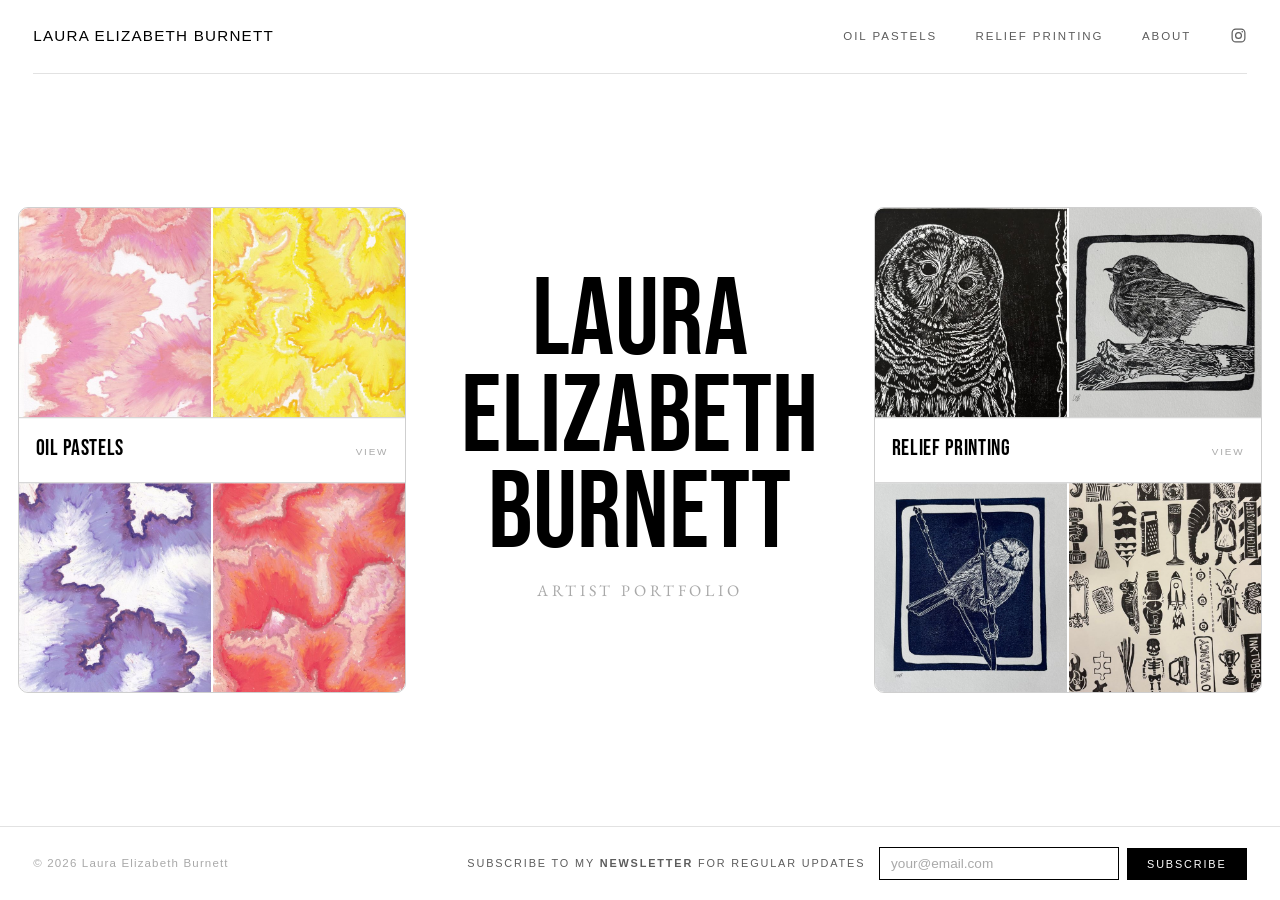
<file: index.html>
<!doctype html>
<html lang="en-GB">
<head>
<meta charset="utf-8">
<meta name="viewport" content="width=device-width, initial-scale=1">
<title>Laura Elizabeth Burnett — Artist Portfolio</title>
<meta name="description" content="Oil pastels and relief prints by Laura Elizabeth Burnett.">

<link rel="preconnect" href="https://fonts.googleapis.com">
<link rel="preconnect" href="https://fonts.gstatic.com" crossorigin>
<link rel="stylesheet" href="https://fonts.googleapis.com/css2?family=Bebas+Neue&family=EB+Garamond:wght@400;500;700&display=swap">
<link rel="stylesheet" href="assets/css/style.css">
</head>
<body class="home">

<header class="wrap">
  <nav class="nav">
    <a class="nav__mark" href="index.html" aria-current="page">Laura Elizabeth Burnett</a>
    <ul class="nav__links">
      <li><a href="oil-pastels.html">Oil pastels</a></li>
      <li><a href="relief-printing.html">Relief printing</a></li>
      <li><a href="about.html">About</a></li>
      <li class="nav__social"><a href="https://www.instagram.com/elbe.elbe.elbe/"
             target="_blank" rel="noopener me" aria-label="Instagram: @elbe.elbe.elbe"
             title="@elbe.elbe.elbe">
        <svg viewBox="0 0 24 24" width="17" height="17" fill="none"
             stroke="currentColor" stroke-width="1.7" stroke-linecap="round"
             stroke-linejoin="round" aria-hidden="true" focusable="false">
          <rect x="3" y="3" width="18" height="18" rx="5.2"/>
          <circle cx="12" cy="12" r="4.1"/>
          <circle cx="17.3" cy="6.7" r="1.15" fill="currentColor" stroke="none"/>
        </svg>
      </a></li>
    </ul>
  </nav>
</header>

<main>

  <!-- HERO: oil pastels left, text in the middle, relief printing right -->
  <section class="hero wrap">

    <a class="tile" href="oil-pastels.html">
      <div class="tile__grid" aria-hidden="true">
        <img src="assets/images/tile-pastel-1.jpg" alt="" loading="lazy" width="600" height="750">
        <img src="assets/images/tile-pastel-2.jpg" alt="" loading="lazy" width="600" height="750">
        <img src="assets/images/tile-pastel-3.jpg" alt="" loading="lazy" width="600" height="750">
        <img src="assets/images/tile-pastel-4.jpg" alt="" loading="lazy" width="600" height="750">
      </div>
      <span class="tile__label">
        <span class="tile__title">Oil pastels</span>
        <small>View</small>
      </span>
    </a>

    <div class="hero__text">
      <h1 class="hero__name">
        <span>Laura</span><span>Elizabeth</span><span>Burnett</span>
      </h1>
      <p class="hero__subtitle">Artist Portfolio</p>
    </div>

    <a class="tile" href="relief-printing.html">
      <div class="tile__grid" aria-hidden="true">
        <img src="assets/images/tile-relief-1.jpg" alt="" loading="lazy" width="600" height="750">
        <img src="assets/images/tile-relief-2.jpg" alt="" loading="lazy" width="600" height="750">
        <img src="assets/images/tile-relief-3.jpg" alt="" loading="lazy" width="600" height="750">
        <img src="assets/images/tile-relief-4.jpg" alt="" loading="lazy" width="600" height="750">
      </div>
      <span class="tile__label">
        <span class="tile__title">Relief printing</span>
        <small>View</small>
      </span>
    </a>

  </section>

</main>

<!-- NEWS BAR: shared by every page. Same height as the navbar; the landing
     page is sized to 100dvh so this sits on the bottom edge on load.

     TO MAKE IT WORK: replace action="#" with your newsletter provider's
     endpoint and check the field name it expects. Buttondown, free to 100
     subscribers, is:
       action="https://buttondown.email/api/emails/embed-subscribe/YOUR-USERNAME"
       method="post"   field name="email"
-->
<section class="newsbar wrap" id="news">
  <span class="newsbar__mark">&copy; 2026 Laura Elizabeth Burnett</span>
  <form class="newsbar__form" action="#" method="post">
    <span class="newsbar__label">Subscribe to my <b>newsletter</b> for regular updates</span>
    <input type="email" name="email" required
           autocomplete="email" aria-label="Email address"
           placeholder="your@email.com">
    <button type="submit">Subscribe</button>
  </form>
</section>

</body>
</html>
</file>
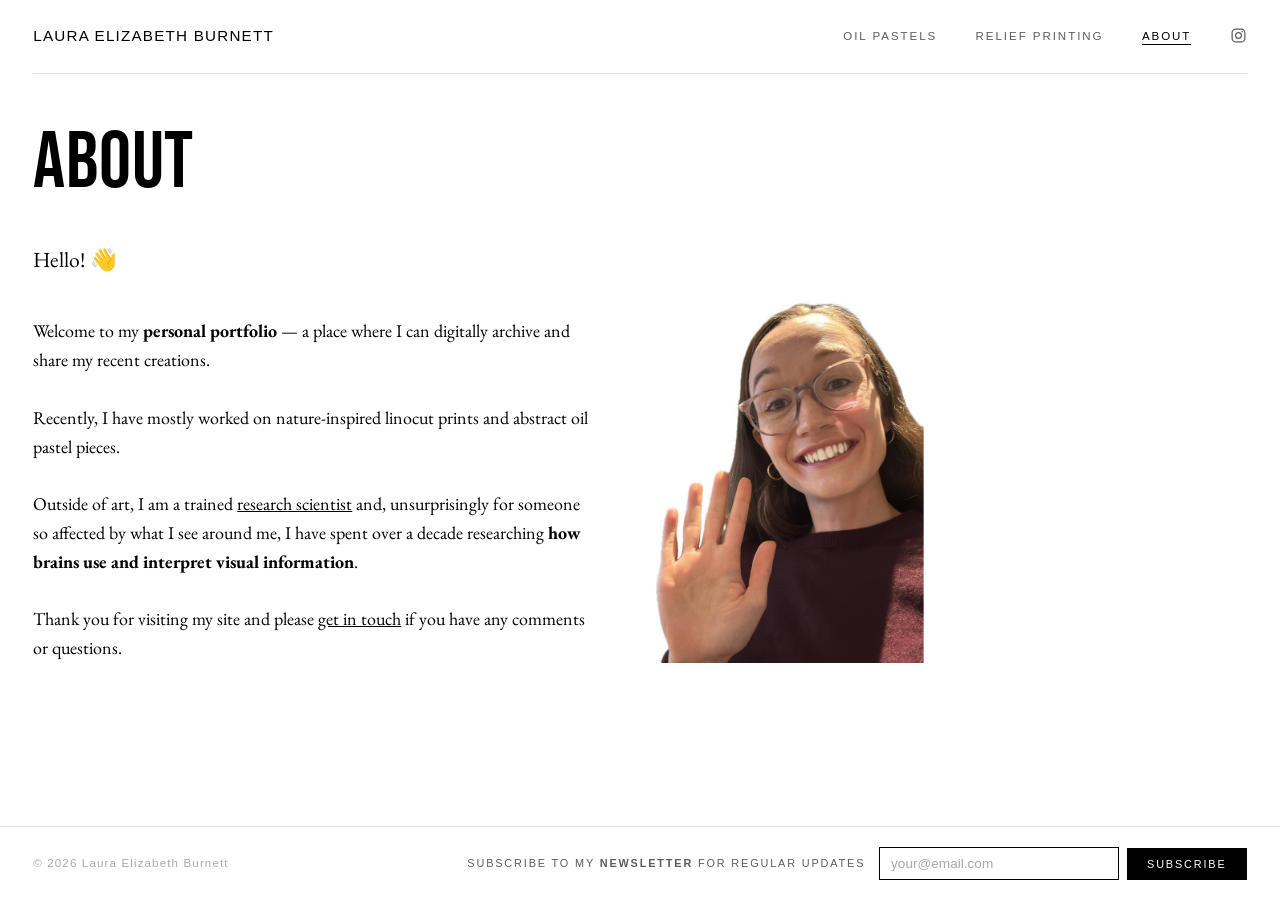
<file: about.html>
<!doctype html>
<html lang="en-GB">
<head>
<meta charset="utf-8">
<meta name="viewport" content="width=device-width, initial-scale=1">
<title>About — Laura Elizabeth Burnett</title>
<meta name="description" content="About Laura Elizabeth Burnett, artist working in oil pastel and relief print.">

<link rel="preconnect" href="https://fonts.googleapis.com">
<link rel="preconnect" href="https://fonts.gstatic.com" crossorigin>
<link rel="stylesheet" href="https://fonts.googleapis.com/css2?family=Bebas+Neue&family=EB+Garamond:wght@400;500;700&display=swap">
<link rel="stylesheet" href="assets/css/style.css">
</head>
<body>

<header class="wrap">
  <nav class="nav">
    <a class="nav__mark" href="index.html">Laura Elizabeth Burnett</a>
    <ul class="nav__links">
      <li><a href="oil-pastels.html">Oil pastels</a></li>
      <li><a href="relief-printing.html">Relief printing</a></li>
      <li><a href="about.html" aria-current="page">About</a></li>
      <li class="nav__social"><a href="https://www.instagram.com/elbe.elbe.elbe/"
             target="_blank" rel="noopener me" aria-label="Instagram: @elbe.elbe.elbe"
             title="@elbe.elbe.elbe">
        <svg viewBox="0 0 24 24" width="17" height="17" fill="none"
             stroke="currentColor" stroke-width="1.7" stroke-linecap="round"
             stroke-linejoin="round" aria-hidden="true" focusable="false">
          <rect x="3" y="3" width="18" height="18" rx="5.2"/>
          <circle cx="12" cy="12" r="4.1"/>
          <circle cx="17.3" cy="6.7" r="1.15" fill="currentColor" stroke="none"/>
        </svg>
      </a></li>
    </ul>
  </nav>
</header>

<main>

  <section class="page-head wrap">
    <h1>About</h1>
  </section>

  <section class="about wrap">

    <div class="about__prose">

      <h2>Hello! 👋</h2>
      <br>
      <p>
        Welcome to my <b>personal portfolio</b> — a place where I can digitally archive and share my recent creations.
        <br>
        <br>
        Recently, I have mostly worked on nature-inspired linocut prints and abstract oil pastel pieces. 
        <br>
        <br>
        Outside of art, I am a trained <a href="https://leburnett.github.io" target="_blank" rel="noopener">research scientist</a> and, unsurprisingly for someone so affected by what I see around me, 
        I have spent over a decade researching <b>how brains use and interpret visual information</b>. 
        <br>
        <br>        
        Thank you for visiting my site and please <a href="mailto:leburnett3@gmail.com">get in touch</a> if you have any comments or questions.
      </p>

    </div>

    <div class="about__photo">
      <img src="assets/images/portrait.jpg" width="732" height="1300"
           alt="Placeholder. Replace with a photo of you in the studio, or a work in progress.">
    </div>

  </section>

</main>

<!-- NEWS BAR: shared by every page. On the landing page the body is sized
     to 100dvh so it sits on the bottom edge of the screen on load; on the
     interior pages it simply closes the content.

     TO MAKE IT WORK: replace action="#" with your newsletter provider's
     endpoint and check the field name it expects. Buttondown, free to 100
     subscribers, is:
       action="https://buttondown.email/api/emails/embed-subscribe/YOUR-USERNAME"
       method="post"   field name="email"
-->
<section class="newsbar wrap" id="news">
  <span class="newsbar__mark">&copy; 2026 Laura Elizabeth Burnett</span>
  <form class="newsbar__form" action="#" method="post">
    <span class="newsbar__label">Subscribe to my <b>newsletter</b> for regular updates</span>
    <input type="email" name="email" required
           autocomplete="email" aria-label="Email address"
           placeholder="your@email.com">
    <button type="submit">Subscribe</button>
  </form>
</section>

</body>
</html>
</file>
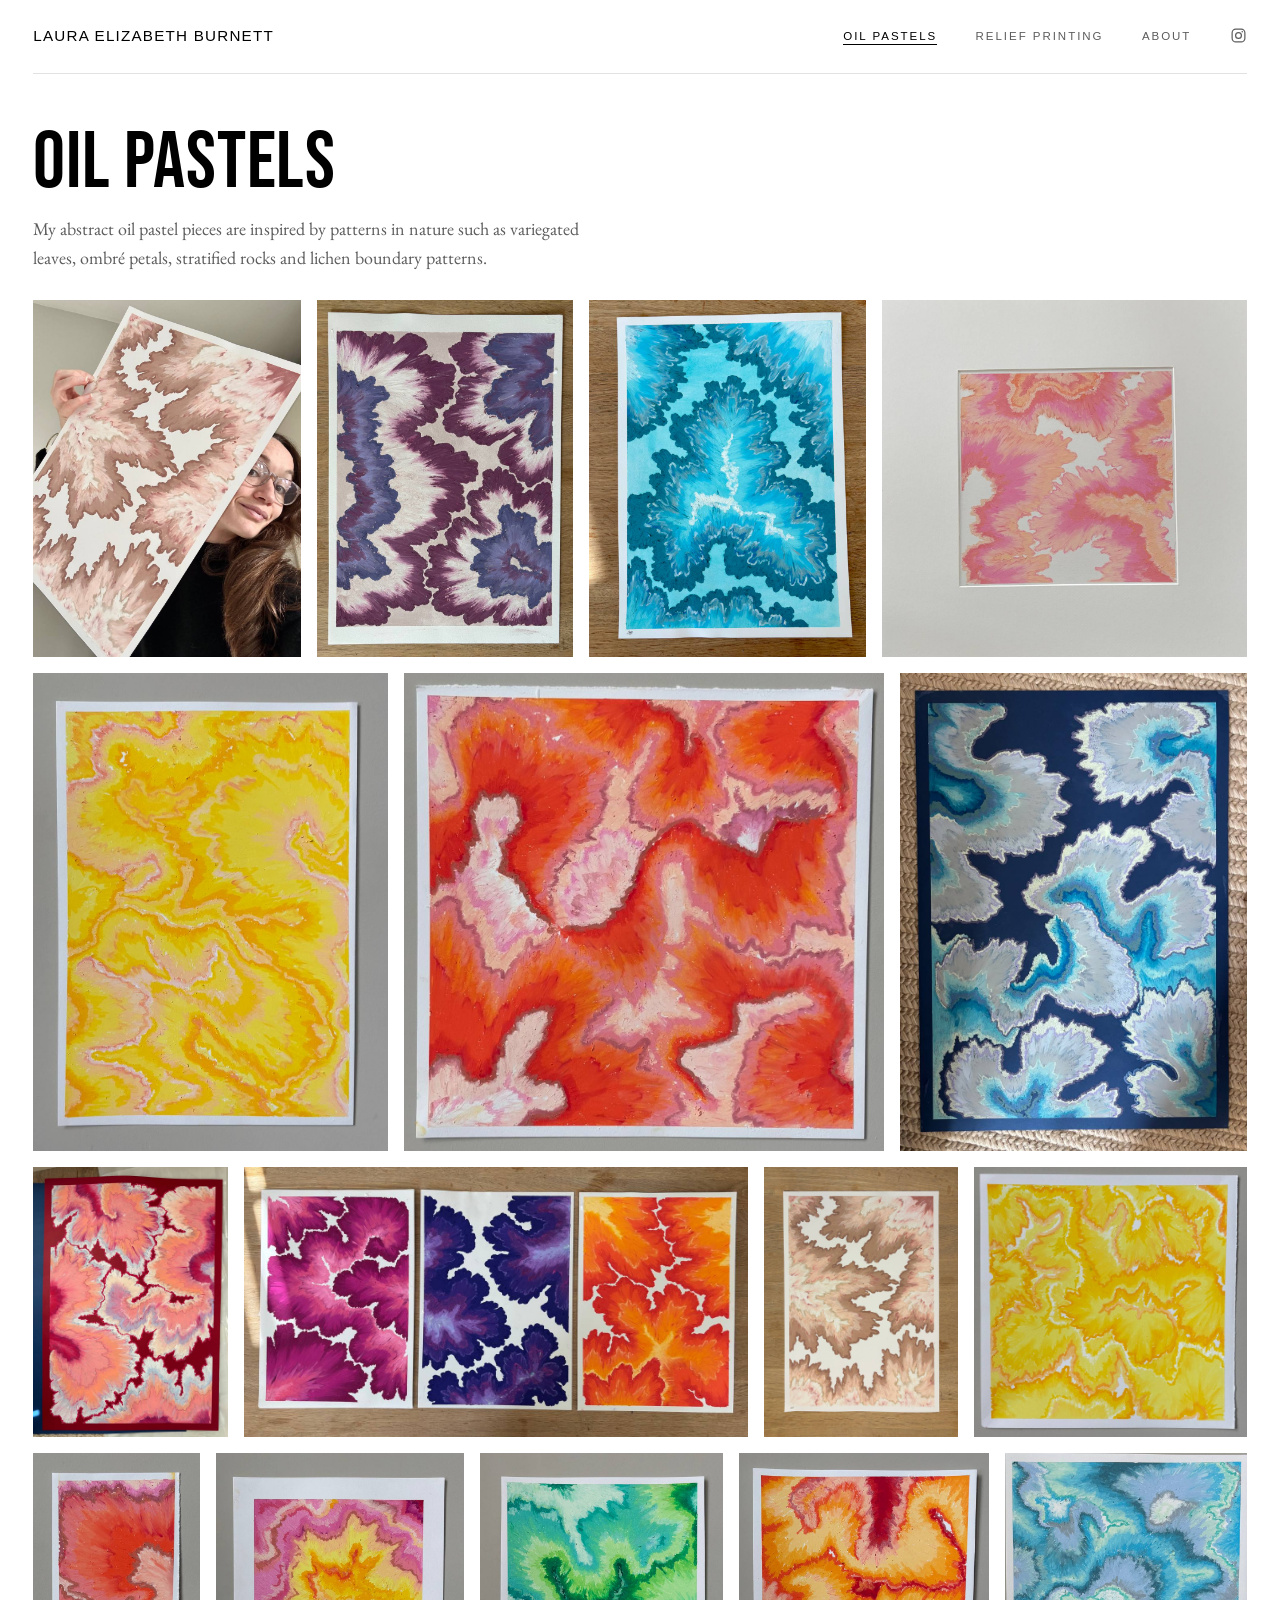
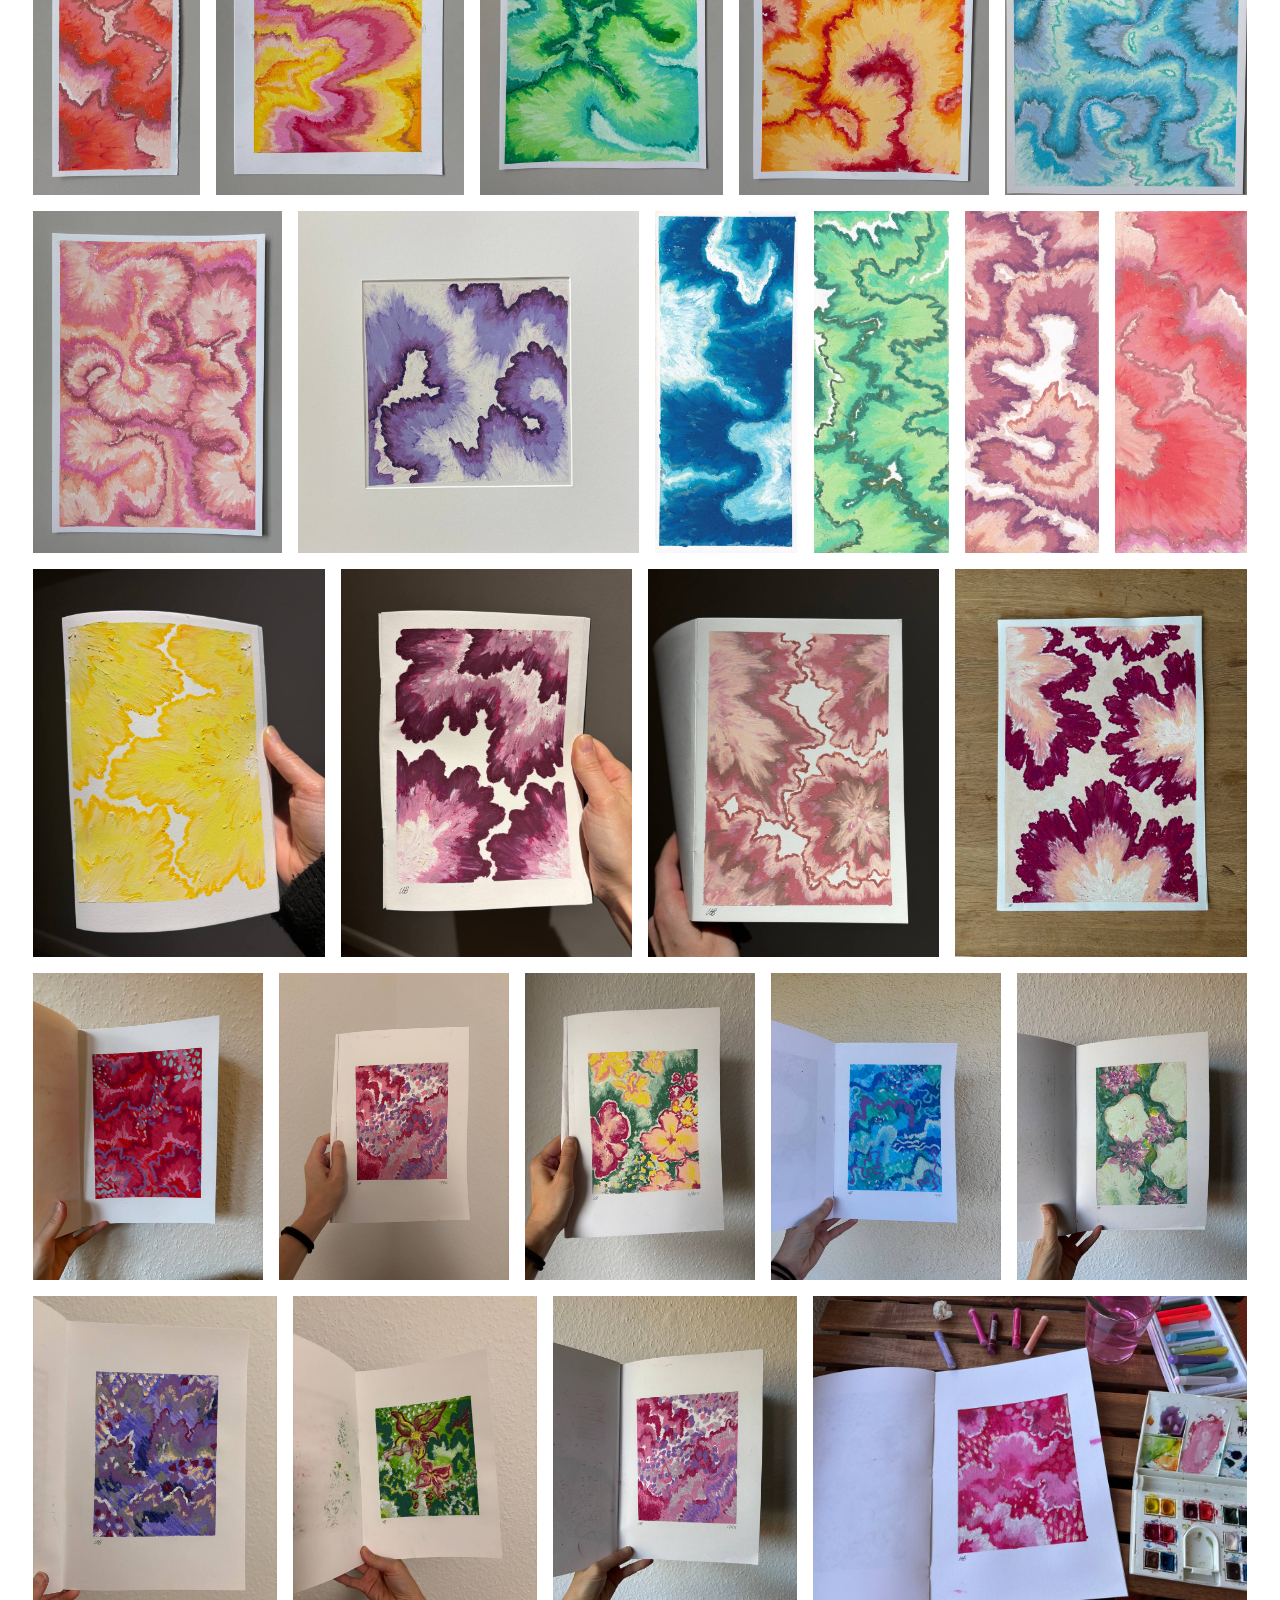
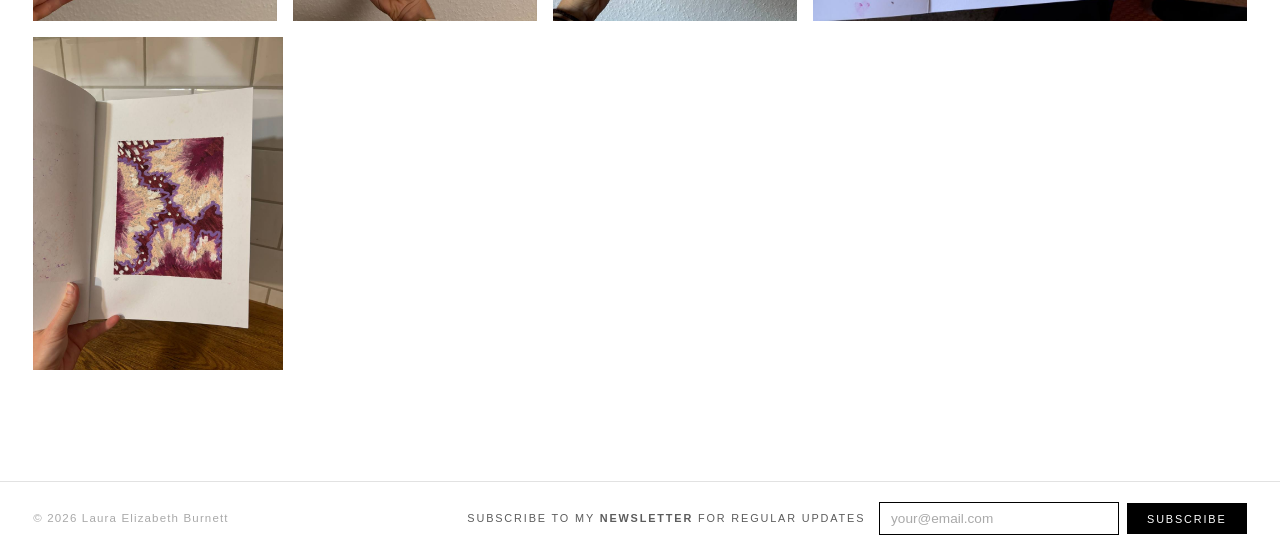
<file: oil-pastels.html>
<!doctype html>
<html lang="en-GB">
<head>
<meta charset="utf-8">
<meta name="viewport" content="width=device-width, initial-scale=1">
<title>Oil pastels — Laura Elizabeth Burnett</title>
<meta name="description" content="Oil pastel works by Laura Elizabeth Burnett.">

<link rel="preconnect" href="https://fonts.googleapis.com">
<link rel="preconnect" href="https://fonts.gstatic.com" crossorigin>
<link rel="stylesheet" href="https://fonts.googleapis.com/css2?family=Bebas+Neue&family=EB+Garamond:wght@400;500;700&display=swap">
<link rel="stylesheet" href="assets/css/style.css">
</head>
<body>

<header class="wrap">
  <nav class="nav">
    <a class="nav__mark" href="index.html">Laura Elizabeth Burnett</a>
    <ul class="nav__links">
      <li><a href="oil-pastels.html" aria-current="page">Oil pastels</a></li>
      <li><a href="relief-printing.html">Relief printing</a></li>
      <li><a href="about.html">About</a></li>
      <li class="nav__social"><a href="https://www.instagram.com/elbe.elbe.elbe/"
             target="_blank" rel="noopener me" aria-label="Instagram: @elbe.elbe.elbe"
             title="@elbe.elbe.elbe">
        <svg viewBox="0 0 24 24" width="17" height="17" fill="none"
             stroke="currentColor" stroke-width="1.7" stroke-linecap="round"
             stroke-linejoin="round" aria-hidden="true" focusable="false">
          <rect x="3" y="3" width="18" height="18" rx="5.2"/>
          <circle cx="12" cy="12" r="4.1"/>
          <circle cx="17.3" cy="6.7" r="1.15" fill="currentColor" stroke="none"/>
        </svg>
      </a></li>
    </ul>
  </nav>
</header>

<main>

  <section class="page-head wrap">
    <h1>Oil pastels</h1>

    <p>
      My abstract oil pastel pieces are inspired by patterns in nature such as variegated leaves, ombré petals, stratified rocks and lichen boundary patterns.
    </p>
  </section>

  <!-- ===================================================================
       36 oil pastel pieces in 9 rows, in the numeric order of
       the source filenames in assets/images/oilpastels/.

       THIS BLOCK IS GENERATED. Do not hand-edit it — the next build
       will overwrite whatever you put here. To change what appears,
       change the originals and run:

         python3 tools/build_gallery.py pastels

       To reorder, renumber the originals. To remove a piece, take it
       out of the source folder. Both then rebuild cleanly.

       CAPTIONS are not written yet. When you want them, the honest
       way is to stop generating this block: delete this comment, and
       the file becomes ordinary hand-edited HTML again. A caption
       goes inside the figure, after the <img>:
         <figcaption><strong>Title</strong><br>Oil pastel on paper, 2026 &middot; 300 &times; 300 mm</figcaption>
       The lightbox picks it up automatically.
       =================================================================== -->
  <section class="gallery wrap">

    <div class="gallery__row">
      <figure class="piece" style="--ar: 0.7500">
        <img src="assets/images/pastels/01.jpg" loading="lazy" width="900" height="1200"
             alt="FILLER — describe this piece: subject, colours, mood.">
      </figure>
      <figure class="piece" style="--ar: 0.7158">
        <img src="assets/images/pastels/02.jpg" loading="lazy" width="859" height="1200"
             alt="FILLER — describe this piece: subject, colours, mood.">
      </figure>
      <figure class="piece" style="--ar: 0.7733">
        <img src="assets/images/pastels/03.jpg" loading="lazy" width="928" height="1200"
             alt="FILLER — describe this piece: subject, colours, mood.">
      </figure>
      <figure class="piece" style="--ar: 1.0204">
        <img src="assets/images/pastels/04.jpg" loading="lazy" width="1200" height="1176"
             alt="FILLER — describe this piece: subject, colours, mood.">
      </figure>
    </div>

    <div class="gallery__row">
      <figure class="piece" style="--ar: 0.7425">
        <img src="assets/images/pastels/05.jpg" loading="lazy" width="891" height="1200"
             alt="FILLER — describe this piece: subject, colours, mood.">
      </figure>
      <figure class="piece" style="--ar: 1.0025">
        <img src="assets/images/pastels/06.jpg" loading="lazy" width="1200" height="1197"
             alt="FILLER — describe this piece: subject, colours, mood.">
      </figure>
      <figure class="piece" style="--ar: 0.7258">
        <img src="assets/images/pastels/07.jpg" loading="lazy" width="871" height="1200"
             alt="FILLER — describe this piece: subject, colours, mood.">
      </figure>
    </div>

    <div class="gallery__row">
      <figure class="piece" style="--ar: 0.7225">
        <img src="assets/images/pastels/08.jpg" loading="lazy" width="867" height="1200"
             alt="FILLER — describe this piece: subject, colours, mood.">
      </figure>
      <figure class="piece" style="--ar: 1.8634">
        <img src="assets/images/pastels/09.jpg" loading="lazy" width="1200" height="644"
             alt="FILLER — describe this piece: subject, colours, mood.">
      </figure>
      <figure class="piece" style="--ar: 0.7200">
        <img src="assets/images/pastels/10.jpg" loading="lazy" width="864" height="1200"
             alt="FILLER — describe this piece: subject, colours, mood.">
      </figure>
      <figure class="piece" style="--ar: 1.0101">
        <img src="assets/images/pastels/11.jpg" loading="lazy" width="1200" height="1188"
             alt="FILLER — describe this piece: subject, colours, mood.">
      </figure>
    </div>

    <div class="gallery__row">
      <figure class="piece" style="--ar: 0.4875">
        <img src="assets/images/pastels/12.jpg" loading="lazy" width="585" height="1200"
             alt="FILLER — describe this piece: subject, colours, mood.">
      </figure>
      <figure class="piece" style="--ar: 0.7267">
        <img src="assets/images/pastels/13.jpg" loading="lazy" width="872" height="1200"
             alt="FILLER — describe this piece: subject, colours, mood.">
      </figure>
      <figure class="piece" style="--ar: 0.7117">
        <img src="assets/images/pastels/14.jpg" loading="lazy" width="854" height="1200"
             alt="FILLER — describe this piece: subject, colours, mood.">
      </figure>
      <figure class="piece" style="--ar: 0.7308">
        <img src="assets/images/pastels/15.jpg" loading="lazy" width="877" height="1200"
             alt="FILLER — describe this piece: subject, colours, mood.">
      </figure>
      <figure class="piece" style="--ar: 0.7083">
        <img src="assets/images/pastels/16.jpg" loading="lazy" width="850" height="1200"
             alt="FILLER — describe this piece: subject, colours, mood.">
      </figure>
    </div>

    <div class="gallery__row">
      <figure class="piece" style="--ar: 0.7292">
        <img src="assets/images/pastels/17.jpg" loading="lazy" width="875" height="1200"
             alt="FILLER — describe this piece: subject, colours, mood.">
      </figure>
      <figure class="piece" style="--ar: 0.9975">
        <img src="assets/images/pastels/18.jpg" loading="lazy" width="1197" height="1200"
             alt="FILLER — describe this piece: subject, colours, mood.">
      </figure>
      <figure class="piece" style="--ar: 0.4192">
        <img src="assets/images/pastels/19.jpg" loading="lazy" width="503" height="1200"
             alt="FILLER — describe this piece: subject, colours, mood.">
      </figure>
      <figure class="piece" style="--ar: 0.3950">
        <img src="assets/images/pastels/20.jpg" loading="lazy" width="474" height="1200"
             alt="FILLER — describe this piece: subject, colours, mood.">
      </figure>
      <figure class="piece" style="--ar: 0.3917">
        <img src="assets/images/pastels/23.jpg" loading="lazy" width="470" height="1200"
             alt="FILLER — describe this piece: subject, colours, mood.">
      </figure>
      <figure class="piece" style="--ar: 0.3850">
        <img src="assets/images/pastels/24.jpg" loading="lazy" width="462" height="1200"
             alt="FILLER — describe this piece: subject, colours, mood.">
      </figure>
    </div>

    <div class="gallery__row">
      <figure class="piece" style="--ar: 0.7500">
        <img src="assets/images/pastels/26.jpg" loading="lazy" width="900" height="1200"
             alt="FILLER — describe this piece: subject, colours, mood.">
      </figure>
      <figure class="piece" style="--ar: 0.7500">
        <img src="assets/images/pastels/27.jpg" loading="lazy" width="900" height="1200"
             alt="FILLER — describe this piece: subject, colours, mood.">
      </figure>
      <figure class="piece" style="--ar: 0.7500">
        <img src="assets/images/pastels/28.jpg" loading="lazy" width="900" height="1200"
             alt="FILLER — describe this piece: subject, colours, mood.">
      </figure>
      <figure class="piece" style="--ar: 0.7500">
        <img src="assets/images/pastels/29.jpg" loading="lazy" width="900" height="1200"
             alt="FILLER — describe this piece: subject, colours, mood.">
      </figure>
    </div>

    <div class="gallery__row">
      <figure class="piece" style="--ar: 0.7500">
        <img src="assets/images/pastels/30.jpg" loading="lazy" width="900" height="1200"
             alt="FILLER — describe this piece: subject, colours, mood.">
      </figure>
      <figure class="piece" style="--ar: 0.7500">
        <img src="assets/images/pastels/31.jpg" loading="lazy" width="900" height="1200"
             alt="FILLER — describe this piece: subject, colours, mood.">
      </figure>
      <figure class="piece" style="--ar: 0.7500">
        <img src="assets/images/pastels/32.jpg" loading="lazy" width="900" height="1200"
             alt="FILLER — describe this piece: subject, colours, mood.">
      </figure>
      <figure class="piece" style="--ar: 0.7500">
        <img src="assets/images/pastels/33.jpg" loading="lazy" width="900" height="1200"
             alt="FILLER — describe this piece: subject, colours, mood.">
      </figure>
      <figure class="piece" style="--ar: 0.7500">
        <img src="assets/images/pastels/34.jpg" loading="lazy" width="900" height="1200"
             alt="FILLER — describe this piece: subject, colours, mood.">
      </figure>
    </div>

    <div class="gallery__row">
      <figure class="piece" style="--ar: 0.7500">
        <img src="assets/images/pastels/36.jpg" loading="lazy" width="900" height="1200"
             alt="FILLER — describe this piece: subject, colours, mood.">
      </figure>
      <figure class="piece" style="--ar: 0.7500">
        <img src="assets/images/pastels/38.jpg" loading="lazy" width="900" height="1200"
             alt="FILLER — describe this piece: subject, colours, mood.">
      </figure>
      <figure class="piece" style="--ar: 0.7500">
        <img src="assets/images/pastels/39.jpg" loading="lazy" width="900" height="1200"
             alt="FILLER — describe this piece: subject, colours, mood.">
      </figure>
      <figure class="piece" style="--ar: 1.3333">
        <img src="assets/images/pastels/40.jpg" loading="lazy" width="1200" height="900"
             alt="FILLER — describe this piece: subject, colours, mood.">
      </figure>
    </div>

    <div class="gallery__row gallery__row--last">
      <figure class="piece" style="--ar: 0.7500">
        <img src="assets/images/pastels/41.jpg" loading="lazy" width="900" height="1200"
             alt="FILLER — describe this piece: subject, colours, mood.">
      </figure>
    </div>

  </section>

</main>

<!-- NEWS BAR: shared by every page. On the landing page the body is sized
     to 100dvh so it sits on the bottom edge of the screen on load; on the
     interior pages it simply closes the content.

     TO MAKE IT WORK: replace action="#" with your newsletter provider's
     endpoint and check the field name it expects. Buttondown, free to 100
     subscribers, is:
       action="https://buttondown.email/api/emails/embed-subscribe/YOUR-USERNAME"
       method="post"   field name="email"
-->
<section class="newsbar wrap" id="news">
  <span class="newsbar__mark">&copy; 2026 Laura Elizabeth Burnett</span>
  <form class="newsbar__form" action="#" method="post">
    <span class="newsbar__label">Subscribe to my <b>newsletter</b> for regular updates</span>
    <input type="email" name="email" required
           autocomplete="email" aria-label="Email address"
           placeholder="your@email.com">
    <button type="submit">Subscribe</button>
  </form>
</section>

<script src="assets/js/lightbox.js" defer></script>
</body>
</html>
</file>
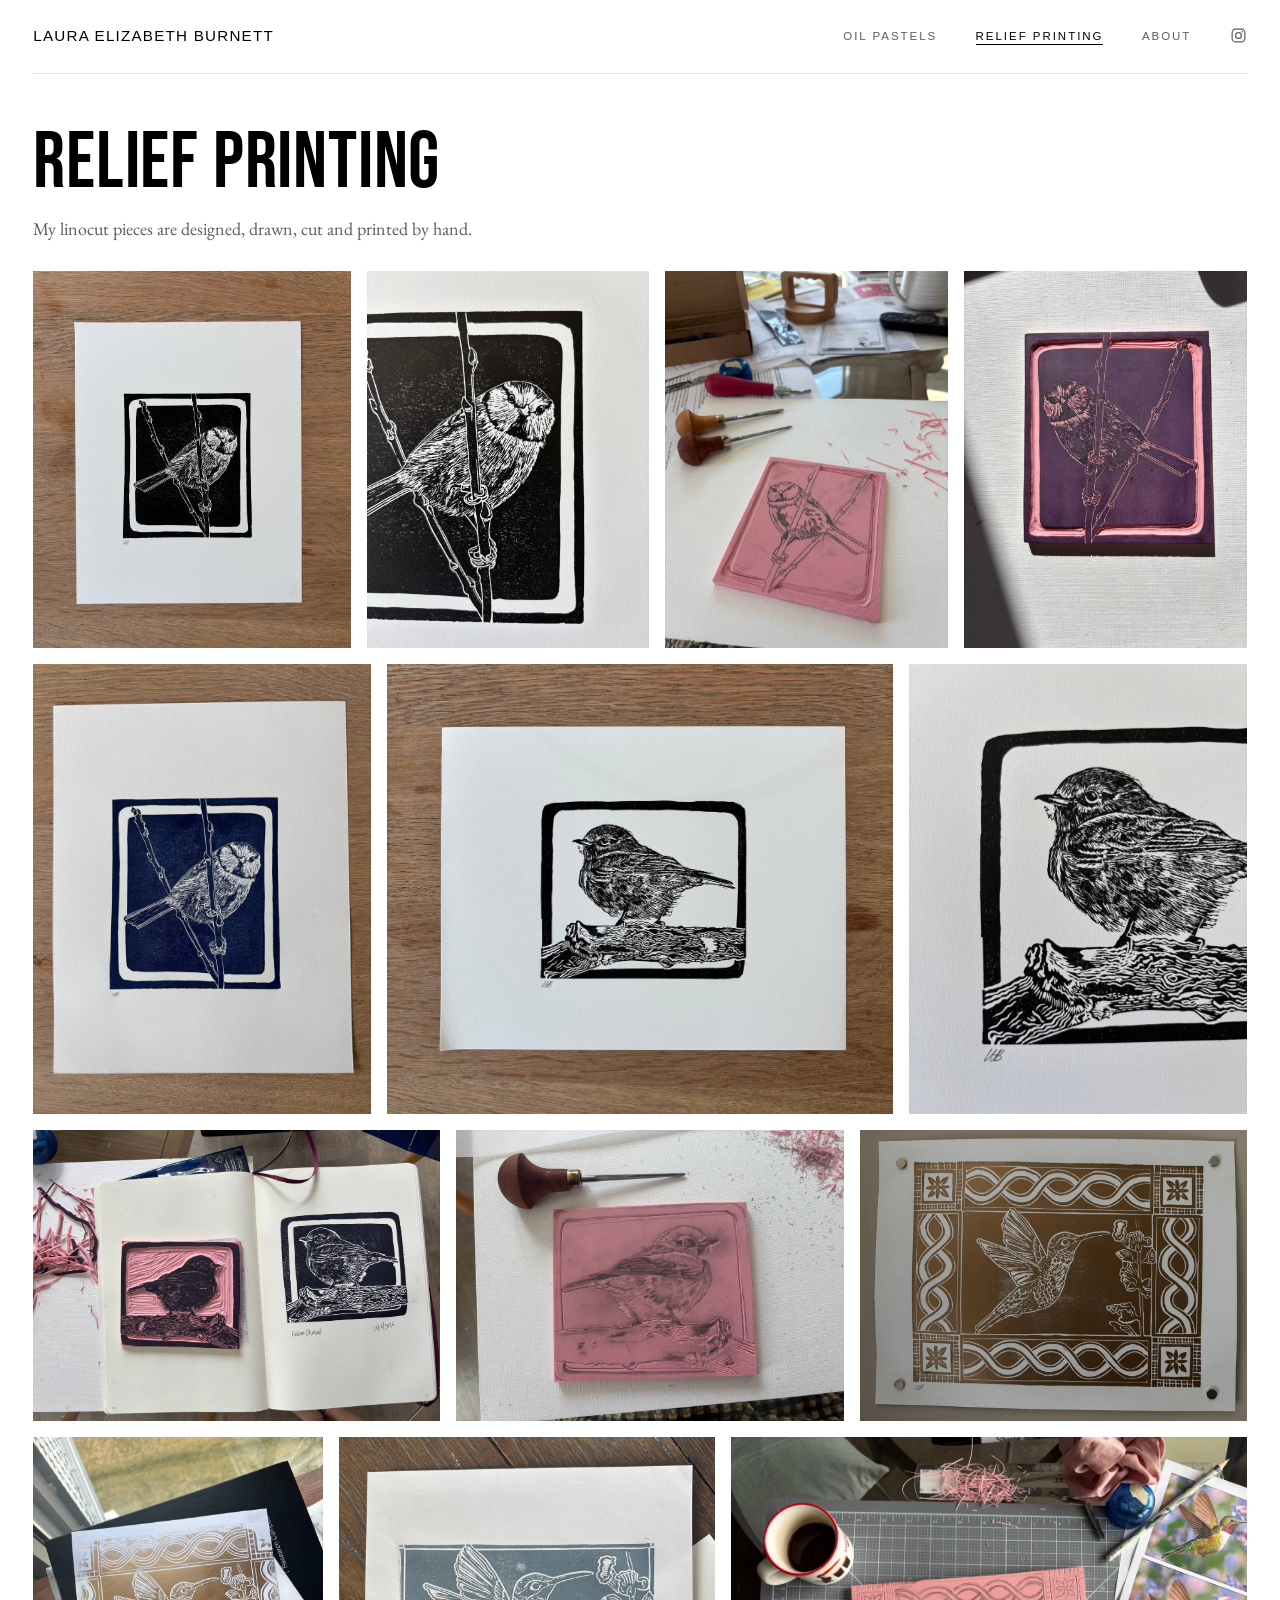
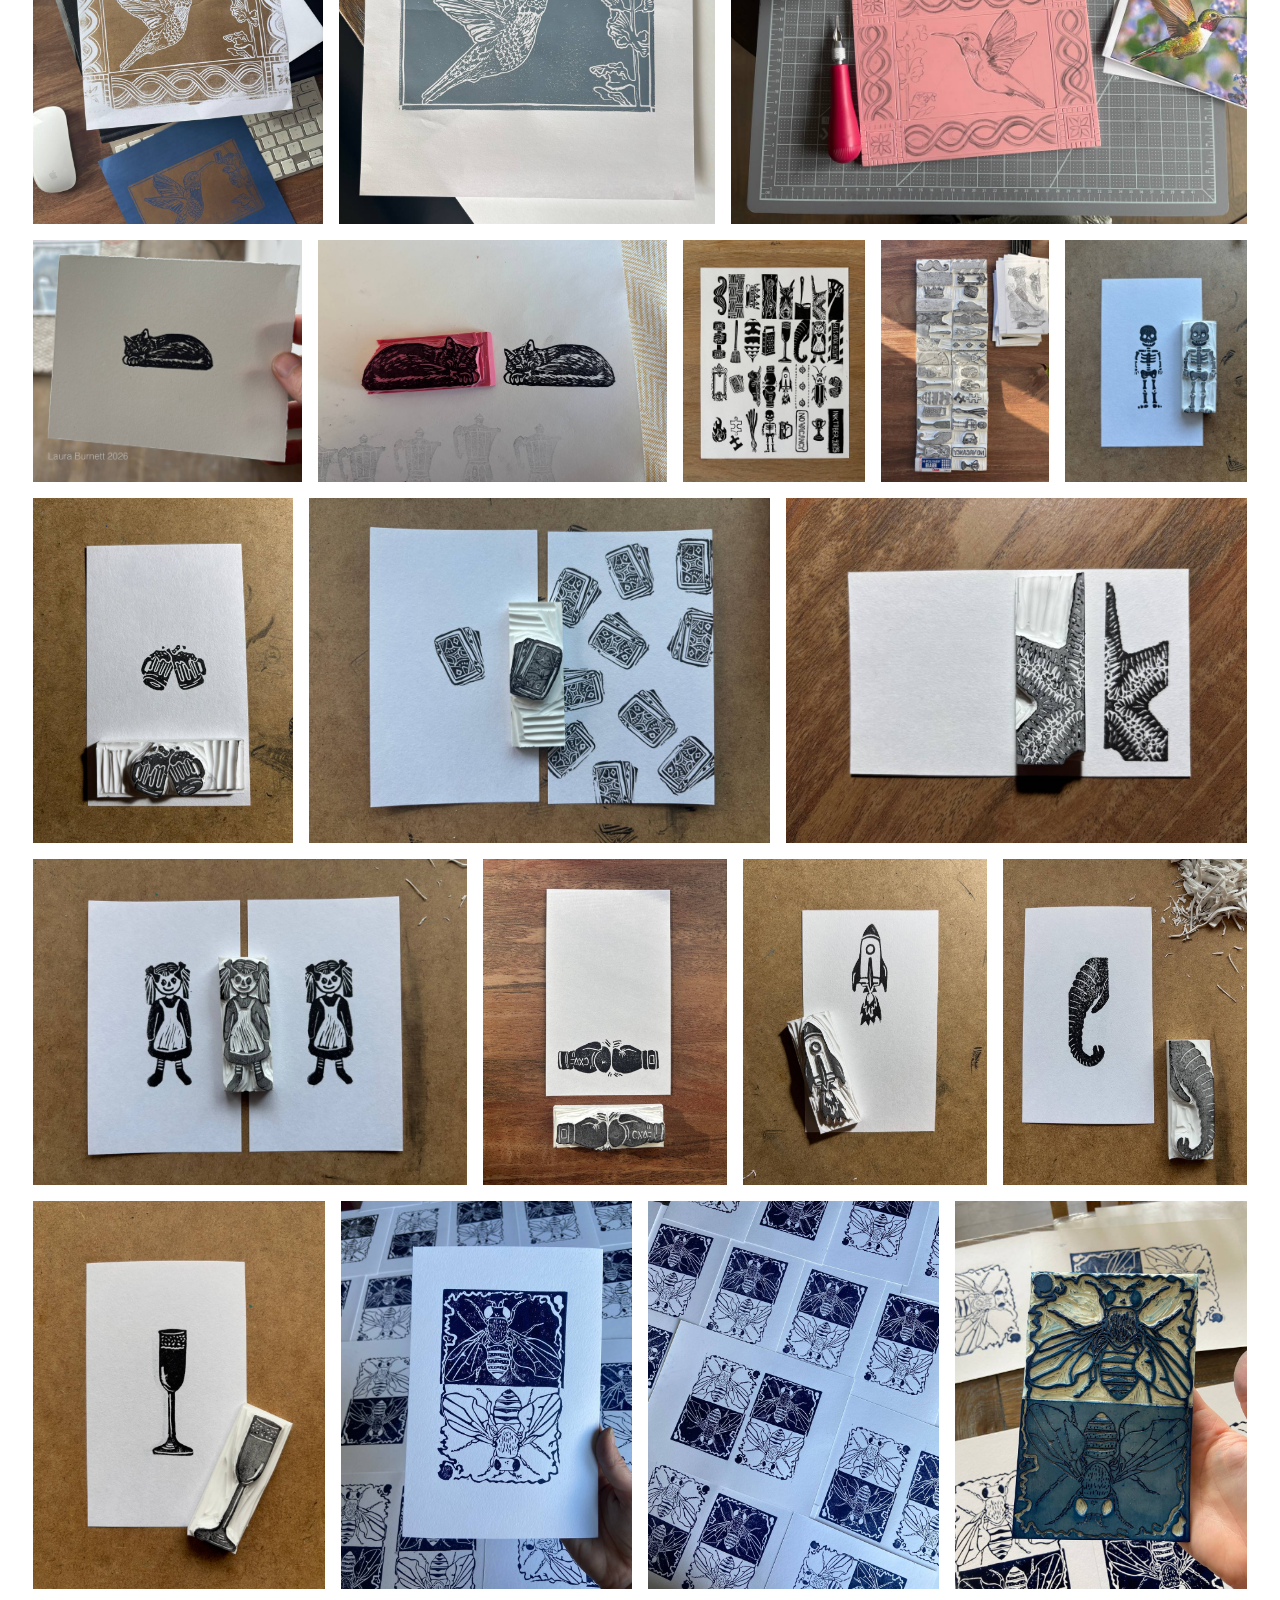
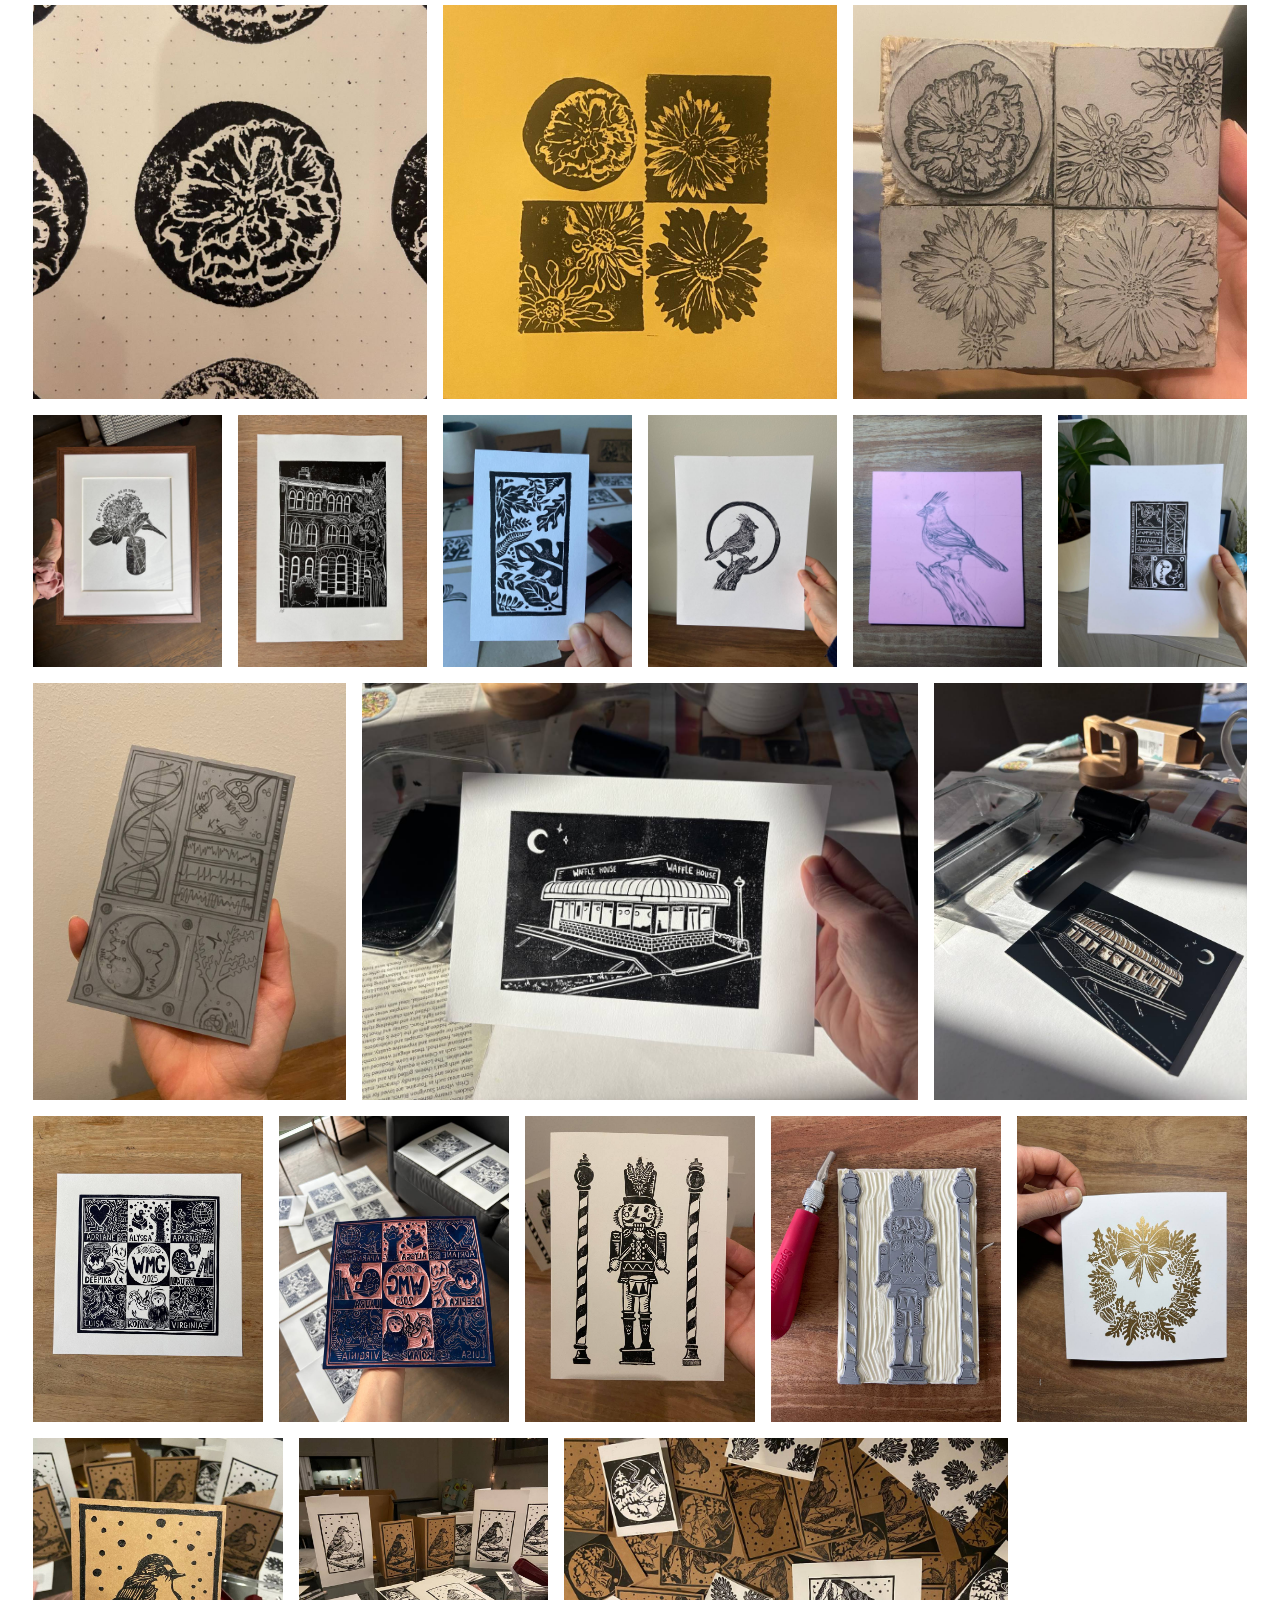
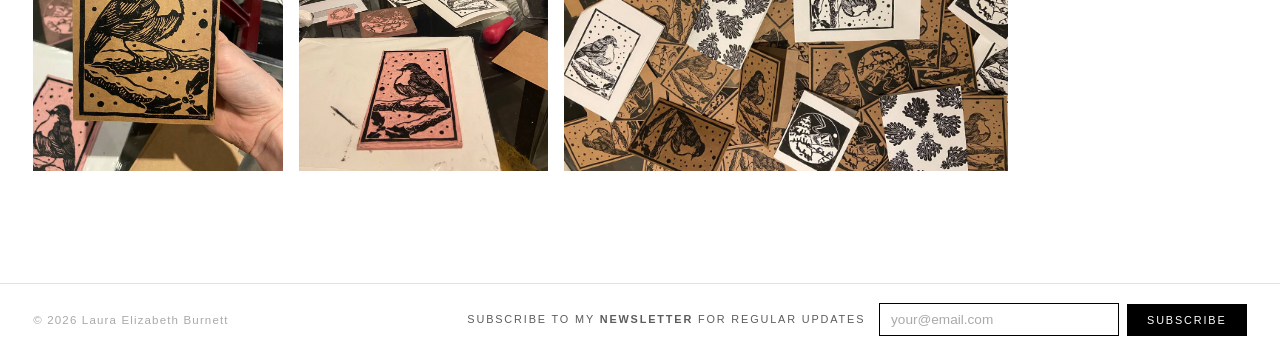
<file: relief-printing.html>
<!doctype html>
<html lang="en-GB">
<head>
<meta charset="utf-8">
<meta name="viewport" content="width=device-width, initial-scale=1">
<title>Relief printing — Laura Elizabeth Burnett</title>
<meta name="description" content="Relief prints and linocuts by Laura Elizabeth Burnett.">

<link rel="preconnect" href="https://fonts.googleapis.com">
<link rel="preconnect" href="https://fonts.gstatic.com" crossorigin>
<link rel="stylesheet" href="https://fonts.googleapis.com/css2?family=Bebas+Neue&family=EB+Garamond:wght@400;500;700&display=swap">
<link rel="stylesheet" href="assets/css/style.css">
</head>
<body>

<header class="wrap">
  <nav class="nav">
    <a class="nav__mark" href="index.html">Laura Elizabeth Burnett</a>
    <ul class="nav__links">
      <li><a href="oil-pastels.html">Oil pastels</a></li>
      <li><a href="relief-printing.html" aria-current="page">Relief printing</a></li>
      <li><a href="about.html">About</a></li>
      <li class="nav__social"><a href="https://www.instagram.com/elbe.elbe.elbe/"
             target="_blank" rel="noopener me" aria-label="Instagram: @elbe.elbe.elbe"
             title="@elbe.elbe.elbe">
        <svg viewBox="0 0 24 24" width="17" height="17" fill="none"
             stroke="currentColor" stroke-width="1.7" stroke-linecap="round"
             stroke-linejoin="round" aria-hidden="true" focusable="false">
          <rect x="3" y="3" width="18" height="18" rx="5.2"/>
          <circle cx="12" cy="12" r="4.1"/>
          <circle cx="17.3" cy="6.7" r="1.15" fill="currentColor" stroke="none"/>
        </svg>
      </a></li>
    </ul>
  </nav>
</header>

<main>

  <section class="page-head wrap">
    <h1>Relief printing</h1>
    <p>
      My linocut pieces are designed, drawn, cut and printed by hand.
    </p>
  </section>

  <!-- ===================================================================
       49 relief prints in 13 rows, in the numeric order of
       the source filenames in assets/images/prints/.

       THIS BLOCK IS GENERATED. Do not hand-edit it — the next build
       will overwrite whatever you put here. To change what appears,
       change the originals and run:

         python3 tools/build_gallery.py relief

       To reorder, renumber the originals. To remove a piece, take it
       out of the source folder. Both then rebuild cleanly.

       CAPTIONS are not written yet. When you want them, the honest
       way is to stop generating this block: delete this comment, and
       the file becomes ordinary hand-edited HTML again. A caption
       goes inside the figure, after the <img>:
         <figcaption><strong>Title</strong><br>Linocut, 2026 &middot; 297 &times; 420 mm</figcaption>
       The lightbox picks it up automatically.
       =================================================================== -->
  <section class="gallery wrap">

    <div class="gallery__row">
      <figure class="piece" style="--ar: 0.8425">
        <img src="assets/images/relief/01.jpg" loading="lazy" width="1011" height="1200"
             alt="FILLER — describe this piece: subject, colours, mood.">
      </figure>
      <figure class="piece" style="--ar: 0.7500">
        <img src="assets/images/relief/02.jpg" loading="lazy" width="900" height="1200"
             alt="FILLER — describe this piece: subject, colours, mood.">
      </figure>
      <figure class="piece" style="--ar: 0.7500">
        <img src="assets/images/relief/03.jpg" loading="lazy" width="900" height="1200"
             alt="FILLER — describe this piece: subject, colours, mood.">
      </figure>
      <figure class="piece" style="--ar: 0.7500">
        <img src="assets/images/relief/04.jpg" loading="lazy" width="900" height="1200"
             alt="FILLER — describe this piece: subject, colours, mood.">
      </figure>
    </div>

    <div class="gallery__row">
      <figure class="piece" style="--ar: 0.7500">
        <img src="assets/images/relief/05.jpg" loading="lazy" width="900" height="1200"
             alt="FILLER — describe this piece: subject, colours, mood.">
      </figure>
      <figure class="piece" style="--ar: 1.1225">
        <img src="assets/images/relief/06.jpg" loading="lazy" width="1200" height="1069"
             alt="FILLER — describe this piece: subject, colours, mood.">
      </figure>
      <figure class="piece" style="--ar: 0.7500">
        <img src="assets/images/relief/07.jpg" loading="lazy" width="900" height="1200"
             alt="FILLER — describe this piece: subject, colours, mood.">
      </figure>
    </div>

    <div class="gallery__row">
      <figure class="piece" style="--ar: 1.3970">
        <img src="assets/images/relief/08.jpg" loading="lazy" width="1200" height="859"
             alt="FILLER — describe this piece: subject, colours, mood.">
      </figure>
      <figure class="piece" style="--ar: 1.3333">
        <img src="assets/images/relief/09.jpg" loading="lazy" width="1200" height="900"
             alt="FILLER — describe this piece: subject, colours, mood.">
      </figure>
      <figure class="piece" style="--ar: 1.3304">
        <img src="assets/images/relief/10.jpg" loading="lazy" width="1200" height="902"
             alt="FILLER — describe this piece: subject, colours, mood.">
      </figure>
    </div>

    <div class="gallery__row">
      <figure class="piece" style="--ar: 0.7500">
        <img src="assets/images/relief/11.jpg" loading="lazy" width="900" height="1200"
             alt="FILLER — describe this piece: subject, colours, mood.">
      </figure>
      <figure class="piece" style="--ar: 0.9733">
        <img src="assets/images/relief/12.jpg" loading="lazy" width="1168" height="1200"
             alt="FILLER — describe this piece: subject, colours, mood.">
      </figure>
      <figure class="piece" style="--ar: 1.3333">
        <img src="assets/images/relief/14.jpg" loading="lazy" width="1200" height="900"
             alt="FILLER — describe this piece: subject, colours, mood.">
      </figure>
    </div>

    <div class="gallery__row">
      <figure class="piece" style="--ar: 1.1101">
        <img src="assets/images/relief/15.jpg" loading="lazy" width="1200" height="1081"
             alt="FILLER — describe this piece: subject, colours, mood.">
      </figure>
      <figure class="piece" style="--ar: 1.4458">
        <img src="assets/images/relief/16.jpg" loading="lazy" width="1200" height="830"
             alt="FILLER — describe this piece: subject, colours, mood.">
      </figure>
      <figure class="piece" style="--ar: 0.7500">
        <img src="assets/images/relief/17.jpg" loading="lazy" width="900" height="1200"
             alt="FILLER — describe this piece: subject, colours, mood.">
      </figure>
      <figure class="piece" style="--ar: 0.6967">
        <img src="assets/images/relief/19.jpg" loading="lazy" width="836" height="1200"
             alt="FILLER — describe this piece: subject, colours, mood.">
      </figure>
      <figure class="piece" style="--ar: 0.7500">
        <img src="assets/images/relief/20.jpg" loading="lazy" width="900" height="1200"
             alt="FILLER — describe this piece: subject, colours, mood.">
      </figure>
    </div>

    <div class="gallery__row">
      <figure class="piece" style="--ar: 0.7500">
        <img src="assets/images/relief/21.jpg" loading="lazy" width="900" height="1200"
             alt="FILLER — describe this piece: subject, colours, mood.">
      </figure>
      <figure class="piece" style="--ar: 1.3333">
        <img src="assets/images/relief/22.jpg" loading="lazy" width="1200" height="900"
             alt="FILLER — describe this piece: subject, colours, mood.">
      </figure>
      <figure class="piece" style="--ar: 1.3333">
        <img src="assets/images/relief/23.jpg" loading="lazy" width="1200" height="900"
             alt="FILLER — describe this piece: subject, colours, mood.">
      </figure>
    </div>

    <div class="gallery__row">
      <figure class="piece" style="--ar: 1.3333">
        <img src="assets/images/relief/24.jpg" loading="lazy" width="1200" height="900"
             alt="FILLER — describe this piece: subject, colours, mood.">
      </figure>
      <figure class="piece" style="--ar: 0.7500">
        <img src="assets/images/relief/25.jpg" loading="lazy" width="900" height="1200"
             alt="FILLER — describe this piece: subject, colours, mood.">
      </figure>
      <figure class="piece" style="--ar: 0.7508">
        <img src="assets/images/relief/26.jpg" loading="lazy" width="901" height="1200"
             alt="FILLER — describe this piece: subject, colours, mood.">
      </figure>
      <figure class="piece" style="--ar: 0.7508">
        <img src="assets/images/relief/27.jpg" loading="lazy" width="901" height="1200"
             alt="FILLER — describe this piece: subject, colours, mood.">
      </figure>
    </div>

    <div class="gallery__row">
      <figure class="piece" style="--ar: 0.7500">
        <img src="assets/images/relief/28.jpg" loading="lazy" width="900" height="1200"
             alt="FILLER — describe this piece: subject, colours, mood.">
      </figure>
      <figure class="piece" style="--ar: 0.7500">
        <img src="assets/images/relief/29.jpg" loading="lazy" width="900" height="1200"
             alt="FILLER — describe this piece: subject, colours, mood.">
      </figure>
      <figure class="piece" style="--ar: 0.7500">
        <img src="assets/images/relief/30.jpg" loading="lazy" width="900" height="1200"
             alt="FILLER — describe this piece: subject, colours, mood.">
      </figure>
      <figure class="piece" style="--ar: 0.7500">
        <img src="assets/images/relief/31.jpg" loading="lazy" width="900" height="1200"
             alt="FILLER — describe this piece: subject, colours, mood.">
      </figure>
    </div>

    <div class="gallery__row">
      <figure class="piece" style="--ar: 1.0000">
        <img src="assets/images/relief/32.jpg" loading="lazy" width="1200" height="1200"
             alt="FILLER — describe this piece: subject, colours, mood.">
      </figure>
      <figure class="piece" style="--ar: 1.0000">
        <img src="assets/images/relief/33.jpg" loading="lazy" width="1200" height="1200"
             alt="FILLER — describe this piece: subject, colours, mood.">
      </figure>
      <figure class="piece" style="--ar: 1.0000">
        <img src="assets/images/relief/34.jpg" loading="lazy" width="1200" height="1200"
             alt="FILLER — describe this piece: subject, colours, mood.">
      </figure>
    </div>

    <div class="gallery__row">
      <figure class="piece" style="--ar: 0.7500">
        <img src="assets/images/relief/35.jpg" loading="lazy" width="900" height="1200"
             alt="FILLER — describe this piece: subject, colours, mood.">
      </figure>
      <figure class="piece" style="--ar: 0.7500">
        <img src="assets/images/relief/36.jpg" loading="lazy" width="900" height="1200"
             alt="FILLER — describe this piece: subject, colours, mood.">
      </figure>
      <figure class="piece" style="--ar: 0.7500">
        <img src="assets/images/relief/37.jpg" loading="lazy" width="900" height="1200"
             alt="FILLER — describe this piece: subject, colours, mood.">
      </figure>
      <figure class="piece" style="--ar: 0.7500">
        <img src="assets/images/relief/38.jpg" loading="lazy" width="900" height="1200"
             alt="FILLER — describe this piece: subject, colours, mood.">
      </figure>
      <figure class="piece" style="--ar: 0.7500">
        <img src="assets/images/relief/39.jpg" loading="lazy" width="900" height="1200"
             alt="FILLER — describe this piece: subject, colours, mood.">
      </figure>
      <figure class="piece" style="--ar: 0.7500">
        <img src="assets/images/relief/40.jpg" loading="lazy" width="900" height="1200"
             alt="FILLER — describe this piece: subject, colours, mood.">
      </figure>
    </div>

    <div class="gallery__row">
      <figure class="piece" style="--ar: 0.7500">
        <img src="assets/images/relief/41.jpg" loading="lazy" width="900" height="1200"
             alt="FILLER — describe this piece: subject, colours, mood.">
      </figure>
      <figure class="piece" style="--ar: 1.3333">
        <img src="assets/images/relief/42.jpg" loading="lazy" width="1200" height="900"
             alt="FILLER — describe this piece: subject, colours, mood.">
      </figure>
      <figure class="piece" style="--ar: 0.7500">
        <img src="assets/images/relief/43.jpg" loading="lazy" width="900" height="1200"
             alt="FILLER — describe this piece: subject, colours, mood.">
      </figure>
    </div>

    <div class="gallery__row">
      <figure class="piece" style="--ar: 0.7500">
        <img src="assets/images/relief/44.jpg" loading="lazy" width="900" height="1200"
             alt="FILLER — describe this piece: subject, colours, mood.">
      </figure>
      <figure class="piece" style="--ar: 0.7500">
        <img src="assets/images/relief/45.jpg" loading="lazy" width="900" height="1200"
             alt="FILLER — describe this piece: subject, colours, mood.">
      </figure>
      <figure class="piece" style="--ar: 0.7500">
        <img src="assets/images/relief/46.jpg" loading="lazy" width="900" height="1200"
             alt="FILLER — describe this piece: subject, colours, mood.">
      </figure>
      <figure class="piece" style="--ar: 0.7500">
        <img src="assets/images/relief/47.jpg" loading="lazy" width="900" height="1200"
             alt="FILLER — describe this piece: subject, colours, mood.">
      </figure>
      <figure class="piece" style="--ar: 0.7500">
        <img src="assets/images/relief/48.jpg" loading="lazy" width="900" height="1200"
             alt="FILLER — describe this piece: subject, colours, mood.">
      </figure>
    </div>

    <div class="gallery__row gallery__row--last">
      <figure class="piece" style="--ar: 0.7500">
        <img src="assets/images/relief/49.jpg" loading="lazy" width="900" height="1200"
             alt="FILLER — describe this piece: subject, colours, mood.">
      </figure>
      <figure class="piece" style="--ar: 0.7500">
        <img src="assets/images/relief/50.jpg" loading="lazy" width="900" height="1200"
             alt="FILLER — describe this piece: subject, colours, mood.">
      </figure>
      <figure class="piece" style="--ar: 1.3333">
        <img src="assets/images/relief/51.jpg" loading="lazy" width="1200" height="900"
             alt="FILLER — describe this piece: subject, colours, mood.">
      </figure>
    </div>

  </section>

</main>

<!-- NEWS BAR: shared by every page. On the landing page the body is sized
     to 100dvh so it sits on the bottom edge of the screen on load; on the
     interior pages it simply closes the content.

     TO MAKE IT WORK: replace action="#" with your newsletter provider's
     endpoint and check the field name it expects. Buttondown, free to 100
     subscribers, is:
       action="https://buttondown.email/api/emails/embed-subscribe/YOUR-USERNAME"
       method="post"   field name="email"
-->
<section class="newsbar wrap" id="news">
  <span class="newsbar__mark">&copy; 2026 Laura Elizabeth Burnett</span>
  <form class="newsbar__form" action="#" method="post">
    <span class="newsbar__label">Subscribe to my <b>newsletter</b> for regular updates</span>
    <input type="email" name="email" required
           autocomplete="email" aria-label="Email address"
           placeholder="your@email.com">
    <button type="submit">Subscribe</button>
  </form>
</section>

<script src="assets/js/lightbox.js" defer></script>
</body>
</html>
</file>
<file: assets/css/style.css>
/* ------------------------------------------------------------------
   Laura Elizabeth Burnett — artist portfolio
   One stylesheet. Edit the variables below to change the whole site.
   ------------------------------------------------------------------ */

:root {
  --ink:        #000;
  --grey-light: #a9a9a9;   /* "Artist Portfolio" subtitle */
  --grey-mid:   #5c5c5c;   /* body copy */
  --grey-rule:  #e2e2e2;   /* hairlines */
  --tile-rule:  #cfcfcf;   /* the outline around the two landing-page cards */
  --paper:      #fff;

  --display: "Bebas Neue", Impact, "Haettenschweiler", sans-serif;
  --serif: "EB Garamond", Garamond, "Adobe Garamond Pro", Baskerville,
           "Times New Roman", Times, serif;
  --sans:  -apple-system, BlinkMacSystemFont, "Helvetica Neue", Arial, sans-serif;
  --sans-text: "Helvetica Neue", "HelveticaNeue-Light", Helvetica, Arial, sans-serif;

  --gutter: clamp(1.25rem, 2.6vw, 2.75rem);
  --gap:    clamp(1.75rem, 4.3vw, 4.25rem);  /* text-to-tile, both sides */
  --bar-h:  4.6rem;
  --hero-pad-y: clamp(1.75rem, 4vw, 3.25rem);  /* also feeds the tile height cap */                        /* navbar and news bar share this */
  --measure: 62ch;
}

*, *::before, *::after { box-sizing: border-box; }

html { -webkit-text-size-adjust: 100%; }

body {
  margin: 0;
  overflow-x: clip;
  background: var(--paper);
  color: var(--ink);
  font-family: var(--serif);
  font-size: 18px;
  line-height: 1.6;
  -webkit-font-smoothing: antialiased;
}

img { display: block; max-width: 100%; height: auto; }
a   { color: inherit; }

.wrap { padding-inline: var(--gutter); }

/* --- navbar ------------------------------------------------------- */

.nav {
  display: flex;
  align-items: center;
  justify-content: space-between;
  gap: 2rem;
  min-height: var(--bar-h);
  padding-block: 0.5rem;
  border-bottom: 1px solid var(--grey-rule);
  font-family: var(--sans);
}

.nav__mark {
  /* Matches the nav links rather than the body serif: the whole bar is one
     piece of UI chrome, so it is set in one face. */
  font-family: var(--sans);
  font-size: 0.95rem;
  letter-spacing: 0.08em;
  text-transform: uppercase;
  text-decoration: none;
}

.nav__links {
  display: flex;
  gap: clamp(1.25rem, 3vw, 2.75rem);
  list-style: none;
  margin: 0;
  padding: 0;
  font-size: 0.72rem;
  letter-spacing: 0.17em;
  text-transform: uppercase;
}

.nav__links a {
  text-decoration: none;
  color: var(--grey-mid);
  padding-bottom: 2px;
  border-bottom: 1px solid transparent;
  transition: color .18s, border-color .18s;
}
.nav__links a:hover            { color: var(--ink); border-bottom-color: var(--ink); }

/* The Instagram mark sits in the same row as the links but is an icon, not
   text: no underline on hover (there is nothing to underline), and the flex
   centring stops the 17px square riding above the 0.72rem capitals. */
.nav__social a {
  display: flex;
  align-items: center;
  border-bottom: 0;
  color: var(--grey-mid);
}
.nav__social a:hover,
.nav__social a:focus-visible { color: var(--ink); border-bottom: 0; }
.nav__links a[aria-current="page"] { color: var(--ink); border-bottom-color: var(--ink); }

/* --- hero --------------------------------------------------------- */

.hero {
  display: grid;
  grid-template-columns: minmax(0, 1fr) min-content minmax(0, 1fr);
  gap: var(--gap);                 /* text-to-tile, both sides, equal */
  align-items: center;             /* tiles centred against the text block */
  /* NOT max-width + margin-inline:auto. As a grid item of <main>, auto inline
     margins disable stretch and absorb the free space instead, so .hero
     shrinks to fit its content, the 1fr tracks get nothing, and the tiles
     collapse to their 1px borders. A definite width keeps stretch out of it. */
  width: min(100%, 96rem);         /* ceiling on very wide monitors */
  margin-inline: auto;
  /* A small but ALWAYS present edge. Was 0 (true full bleed), which looked
     right only on a window wide enough to hit the 96rem ceiling, where the
     hero centres and gets margins for free — on a laptop the tiles ran into
     the screen edge. Much smaller than the site --gutter so the tiles give up
     as little width as possible. */
  padding-inline: clamp(0.9rem, 1.4vw, 1.5rem);
  padding-block: var(--hero-pad-y);
}

.hero__text { text-align: center; }

.hero__name {
  margin: 0 0 0.9rem;
  font-family: var(--display);
  font-weight: 400;          /* Bebas ships one weight; 700 would fake it */
  font-size: clamp(2.8rem, 8.6vw, 7.4rem);
  line-height: 0.88;
  letter-spacing: 0.005em;
  color: var(--ink);
}
.hero__name span { display: block; }

.hero__subtitle {
  margin: 0 0 1.5rem;
  font-weight: 300;
  font-size: clamp(0.82rem, 1.25vw, 1.02rem);
  letter-spacing: 0.24em;
  text-transform: uppercase;
  color: var(--grey-light);
}

.hero__tagline {
  margin: 0;
  max-width: none;   /* the column is already sized by the name above it */
  font-family: var(--serif);   /* same face as the body copy on every page */
  font-weight: 400;
  font-size: clamp(1.02rem, 1.3vw, 1.125rem);   /* tops out at body's 18px */
  line-height: 1.7;
  color: var(--grey-mid);
}

/* --- the two collection tiles ------------------------------------- */

/* A tile's two children are both position:absolute, so a tile has no in-flow
   content and its intrinsic width is zero. It therefore needs a DEFINITE
   width — width:100% of its grid area — or content-based sizing (which is
   what justify-self other than stretch triggers) collapses it to nothing.
   max-width then caps it, and justify-self keeps the outer edges flush with
   the page gutters. */
.hero > .tile {
  /* The tile is as wide as its column allows, UNLESS that would make it taller
     than the space between the two bars — in which case the height leads and
     the width follows from the 4:5 ratio. Without this the tile height is
     purely a function of window WIDTH, so a wide-but-short window (any laptop
     once browser chrome is taken off) pushed the news bar past the bottom and
     the landing page scrolled by a few dozen pixels.

     Still a definite width, so stretch never enters into it (see .hero). */
  --tile-h-max: calc(100dvh - 2 * var(--bar-h) - 2 * var(--hero-pad-y));
  width: min(100%, calc(var(--tile-h-max) * 4 / 5));
  aspect-ratio: 4 / 5;  /* portrait: height grows without taking row width */
  justify-self: center; /* when the cap bites, the spare width splits evenly */
}

.tile {
  position: relative;
  display: block;
  aspect-ratio: 1 / 1;
  overflow: hidden;
  border: 1px solid var(--tile-rule);
  border-radius: 10px;
  text-decoration: none;
  background: var(--paper);
  transition: transform .34s cubic-bezier(.2,.7,.2,1),
              box-shadow .34s cubic-bezier(.2,.7,.2,1);
}

/* the whole tile lifts very slightly and casts a shadow underneath */
.tile:hover,
.tile:focus-visible {
  transform: scale(1.018);
  box-shadow: 0  2px  6px -2px rgba(0, 0, 0, 0.10),
              0 18px 38px -14px rgba(0, 0, 0, 0.32);
}

.tile__grid {
  position: absolute;
  inset: 0;
  border-radius: 9px;
  overflow: hidden;
  display: grid;
  grid-template: 1fr 1fr / 1fr 1fr;
  gap: 2px;
}

.tile__grid img {
  width: 100%;
  height: 100%;
  object-fit: cover;
}

.tile__label {
  position: absolute;
  left: 0;
  right: 0;
  top: 50%;
  transform: translateY(-50%);
  background: var(--paper);
  border-block: 1px solid var(--tile-rule);  /* matches the card outline; the
                                                tile's own sides close the box */
  padding: clamp(0.6rem, 1.2vw, 0.9rem) clamp(0.7rem, 1.4vw, 1.05rem);
  font-size: clamp(0.95rem, 1.7vw, 1.45rem);
  letter-spacing: 0.01em;
  color: var(--ink);
  display: flex;
  align-items: baseline;
  justify-content: space-between;
  gap: 0.75rem;
}

.tile__title {
  font-family: var(--display);
  font-weight: 400;          /* Bebas has one weight; 700 would fake it */
  letter-spacing: 0.03em;
  white-space: nowrap;
}


.tile__label small {
  font-family: var(--sans);
  font-size: 0.62rem;
  letter-spacing: 0.18em;
  text-transform: uppercase;
  white-space: nowrap;
  color: var(--grey-light);
  transition: color .2s;
}

.tile:hover .tile__label small { color: var(--ink); }
.tile:focus-visible           { outline: 2px solid var(--ink); outline-offset: 4px; }

/* --- news bar: mirrors the navbar, sits on the bottom edge ---------- */

.newsbar {
  display: flex;
  align-items: center;
  justify-content: space-between;
  gap: 1.5rem;
  min-height: var(--bar-h);
  padding-block: 0.5rem;
  border-top: 1px solid var(--grey-rule);
}

.newsbar__mark {
  font-family: var(--sans);
  font-size: 0.72rem;
  letter-spacing: 0.1em;
  color: var(--grey-light);
}

.newsbar__form {
  display: flex;
  align-items: center;
  gap: 0.5rem;
}

.newsbar__label {
  font-family: var(--sans);
  font-size: 0.68rem;
  letter-spacing: 0.17em;
  text-transform: uppercase;
  white-space: nowrap;
  color: var(--grey-mid);
  margin-right: 0.35rem;
}

.newsbar__form input[type="email"] {
  width: clamp(9rem, 20vw, 15rem);
  padding: 0.5rem 0.7rem;
  font-family: var(--sans-text);
  font-weight: 300;
  font-size: 0.85rem;
  color: var(--ink);
  background: var(--paper);
  border: 1px solid var(--ink);
  border-radius: 0;
}
.newsbar__form input[type="email"]::placeholder { color: var(--grey-light); }
.newsbar__form input[type="email"]:focus { outline: 2px solid var(--ink); outline-offset: 1px; }

.newsbar__form button {
  padding: 0.55rem 1.2rem;
  font-family: var(--sans);
  font-size: 0.68rem;
  letter-spacing: 0.17em;
  text-transform: uppercase;
  color: var(--paper);
  background: var(--ink);
  border: 1px solid var(--ink);
  border-radius: 0;
  cursor: pointer;
  white-space: nowrap;
  transition: background .2s, color .2s;
}
.newsbar__form button:hover { background: var(--paper); color: var(--ink); }

/* --- inverted news bar -------------------------------------------------

   A TEST. Add `invert` to the section's class list to switch a page over:
       <section class="newsbar wrap invert" id="news">
   Remove the word to go back. Nothing else needs touching, and the ordinary
   bar above is untouched, so the two can sit side by side while deciding.

   To flip every page at once, from the repo root:
       sed -i '' 's/class="newsbar wrap"/class="newsbar wrap invert"/' *.html
   and swap the two halves of that expression to undo it.                 */

.newsbar.invert {
  background: var(--ink);
  border-top-color: var(--ink);
}
.newsbar.invert .newsbar__mark  { color: rgba(255, 255, 255, 0.55); }
.newsbar.invert .newsbar__label { color: rgba(255, 255, 255, 0.85); }

/* The field stays transparent with a white rule rather than becoming a white
   block, so the button is the only bright thing in the bar and still reads as
   the thing to press. */
.newsbar.invert .newsbar__form input[type="email"] {
  background: transparent;
  color: var(--paper);
  border-color: rgba(255, 255, 255, 0.65);
}
.newsbar.invert .newsbar__form input[type="email"]::placeholder {
  color: rgba(255, 255, 255, 0.45);
}
.newsbar.invert .newsbar__form input[type="email"]:focus {
  outline-color: var(--paper);
  border-color: var(--paper);
}

.newsbar.invert .newsbar__form button {
  background: var(--paper);
  color: var(--ink);
  border-color: var(--paper);
}
.newsbar.invert .newsbar__form button:hover {
  background: transparent;
  color: var(--paper);
}

/* On the interior pages the bar closes the content instead of being pinned to
   the viewport, so it needs a little clear space above it. The landing page
   gets none: it is already pushed to the bottom edge by the flex column. */
body:not(.home) .newsbar { margin-top: clamp(1.5rem, 3.5vh, 5rem); }

/* --- landing page fills the viewport, so the news bar lands on the
       bottom edge on load. min-height, not height: if the window is short
       the page simply scrolls instead of clipping. ---------------------- */

body {
  min-height: 100dvh;
  display: flex;
  flex-direction: column;
}
body > main { flex: 1 1 auto; }   /* the news bar is pushed to the bottom edge
                                     on any page whose content is shorter than
                                     the window, not just the landing page */
body.home main {
  flex: 1 1 auto;
  display: grid;
  align-content: center;
}

/* --- interior pages ---------------------------------------------- */

.page-head {
  /* vh, not vw. Vertical space should answer to how tall the window is: on a
     short laptop window the vw-based padding spent 152px on air above the
     prose and tipped the page into a needless scroll. */
  padding-block: clamp(2rem, 5.5vh, 6rem) clamp(1.25rem, 3vh, 3.5rem);
}

.page-head h1 {
  margin: 0 0 0.75rem;
  font-family: var(--display);
  font-weight: 400;
  font-size: clamp(2.4rem, 7vw, 5rem);
  line-height: 1;
  letter-spacing: 0.01em;
}

.page-head p {
  margin: 0;
  max-width: var(--measure);
  color: var(--grey-mid);
}

/* gallery: explicit justified ROWS.

   Each row is its own flex line, stretched across the full width. Inside a
   row every figure gets `flex: var(--ar) var(--ar) 0` — a basis of zero and a
   grow proportional to its aspect ratio — so the whole available width (after
   gaps) is shared out in proportion to the ratios. Width proportional to ratio
   means every image in the row lands on exactly the same height, with nothing
   cropped or stretched, and the row's right edge comes out flush.

   The variation comes from how many images a row holds, decided in
   build_gallery.py: row height is about (width - gaps) / (sum of the row's
   ratios), so a row of two portraits is tall and a row of five landscapes is
   short. That is why the page does not read as a grid.

   It must be done per ROW, not per image. flex-grow shares out only the
   LEFTOVER space, so width is proportional to ratio only while every item in
   the row carries the same weight. Giving each image its own weight broke the
   justification and scattered the heights within each row. */
.gallery {
  display: flex;
  flex-direction: column;
  gap: clamp(0.5rem, 1.25vw, 1rem);
  padding-bottom: clamp(3rem, 7vw, 5rem);
}

.gallery__row {
  display: flex;
  gap: clamp(0.5rem, 1.25vw, 1rem);
  align-items: flex-start;
}

.piece {
  margin: 0;
  min-width: 0;                 /* flex items must be allowed to shrink */
  flex: var(--ar) var(--ar) 0;
}

/* The last row is usually a remainder and would be stretched grotesquely wide
   if it were justified like the others, so it keeps a fixed height instead and
   simply stops short of the right edge. */
.gallery__row--last {
  --row-h: clamp(12rem, 26vw, 30rem);
}
.gallery__row--last .piece {
  flex: 0 0 calc(var(--ar) * var(--row-h));
}

.piece img { width: 100%; cursor: zoom-in; }

.piece figcaption {
  margin-top: 0.65rem;
  font-size: 0.92rem;
  line-height: 1.45;
  color: var(--grey-mid);
}
.piece figcaption strong { color: var(--ink); font-weight: 400; font-style: italic; }

/* about */
.about {
  display: grid;
  /* Column one is the prose measure exactly, not a round number larger than
     it: at 38rem the column was 608px against 492px of text, so 116px of dead
     space sat between the words and the photo and no gap value could close it.
     justify-content: start then packs both columns to the left. */
  /* Column two is a definite width, not auto: its only child is absolutely
     positioned and so contributes no intrinsic width. (Same trap as the
     landing-page tiles.) */
  grid-template-columns: minmax(0, var(--measure)) clamp(13rem, 23vw, 22rem);
  justify-content: start;
  gap: clamp(1.5rem, 3vw, 2.75rem);
  align-items: start;
  padding-bottom: clamp(1.5rem, 3.5vh, 5rem);
}

/* The portrait is matched to the prose, top and bottom.

   The source photo is much taller than the text block, so align-self alone
   cannot do it: the taller item sets the row height, and the photo WAS the
   taller item (625px of portrait against 450px of text). Instead the column is
   given a definite width and the image is taken out of flow to fill the row,
   which is then set by the prose alone. The photo therefore starts and ends
   exactly where the text does, at any window width.

   The trade is a crop. object-position is the single value to turn: the second
   number is which part of the photo survives vertically, 0% = keep the top,
   100% = keep the bottom. */
.about__photo {
  position: relative;
  align-self: stretch;
  overflow: hidden;
}
.about__photo img {
  position: absolute;
  inset: 0;
  width: 100%;
  height: 100%;
  max-width: none;
  object-fit: cover;
  object-position: 50% 30%;
}
.about__prose { max-width: var(--measure); }
.about__prose p { margin: 0 0 1.4rem; }
/* The trailing margin would otherwise put 1.4rem of air between the last line
   of text and the bottom of the row, so the photo would hang below it. */
.about__prose > :last-child { margin-bottom: 0; }
.about__prose h2 {
  margin: 2.5rem 0 0.75rem;
  font-weight: 400;
  font-size: 1.35rem;
  letter-spacing: 0.01em;
}
.about__prose h2:first-child { margin-top: 0; }

/* --- lightbox ----------------------------------------------------- */

.lightbox {
  position: fixed;
  inset: 0;
  z-index: 50;
  display: none;
  place-items: center;
  padding: clamp(1rem, 4vw, 3rem);
  background: rgba(255, 255, 255, 0.97);
}
.lightbox[open-state="on"] { display: grid; }
.lightbox img {
  max-width: 100%;
  max-height: 82vh;
  object-fit: contain;
}
.lightbox figcaption {
  margin-top: 1rem;
  text-align: center;
  font-size: 0.92rem;
  color: var(--grey-mid);
}
.lightbox__close {
  position: absolute;
  top: clamp(0.75rem, 2vw, 1.5rem);
  right: clamp(0.75rem, 2vw, 1.5rem);
  width: 2.75rem;
  height: 2.75rem;
  font-size: 1.5rem;
  line-height: 1;
  color: var(--ink);
  background: none;
  border: 0;
  cursor: pointer;
}

/* --- small screens ----------------------------------------------- */

@media (max-width: 1200px) {
  /* text first, then the two tiles side by side underneath */
  .hero { grid-template-columns: 1fr 1fr; gap: clamp(1.5rem, 4vw, 2.5rem); }
  .hero__text { grid-column: 1 / -1; order: -1; }
  .hero { padding-inline: var(--gutter); }
  .hero > .tile { max-width: none; width: 100%; aspect-ratio: 1 / 1; }
}

/* On a phone a row of four would make each print a thumbnail, so rows unwrap
   into a single column. */
@media (max-width: 560px) {
  .gallery__row { flex-direction: column; }
  .gallery__row--last .piece { flex: 0 0 auto; }
}

@media (max-width: 680px) {
  /* Stacked into a column, a left-aligned wordmark sits in a wide empty row
     and reads as a mistake rather than a margin. Centred, the bar becomes a
     deliberate masthead. align-items does both the mark and the links row,
     since they are the two children of the column. */
  .nav         { flex-direction: column; align-items: center; gap: 1rem;
                 text-align: center; }
  .newsbar     { flex-direction: column; align-items: center; gap: 1rem;
                 padding-block: 1.5rem; text-align: center; }
  .newsbar__form { flex-wrap: wrap; justify-content: center; }

  /* THE overflow source on a phone. At 0.68rem with 0.17em of tracking this
     sentence measures ~395px, and `white-space: nowrap` (right for the wide
     bar, where it must not break mid-phrase beside the input) forbade it from
     wrapping. On a 390px screen it hung 31px past the edge and dragged the
     whole page with it. Letting it wrap removes the overflow at source --
     clipping it would have hidden the symptom and kept the bad line. */
  .newsbar__label { white-space: normal; margin-right: 0; line-height: 1.5;
                    letter-spacing: 0.12em; max-width: 24rem; }

  .hero { grid-template-columns: 1fr; }
  .about       { grid-template-columns: 1fr; }
  /* Stacked, there is no text beside it to match, so the photo returns to
     normal flow at its own aspect ratio. margin-inline centres it against the
     prose below, which is full-bleed in one column. */
  .about__photo { order: -1; position: static; overflow: visible; }
  .about__photo img { position: static; width: auto; height: auto;
                      max-width: 18rem; margin-inline: auto; }
}

@media (prefers-reduced-motion: reduce) {
  * { transition: none !important; }
  .tile:hover, .tile:focus-visible { transform: none; }   /* shadow only */
}
</file>
